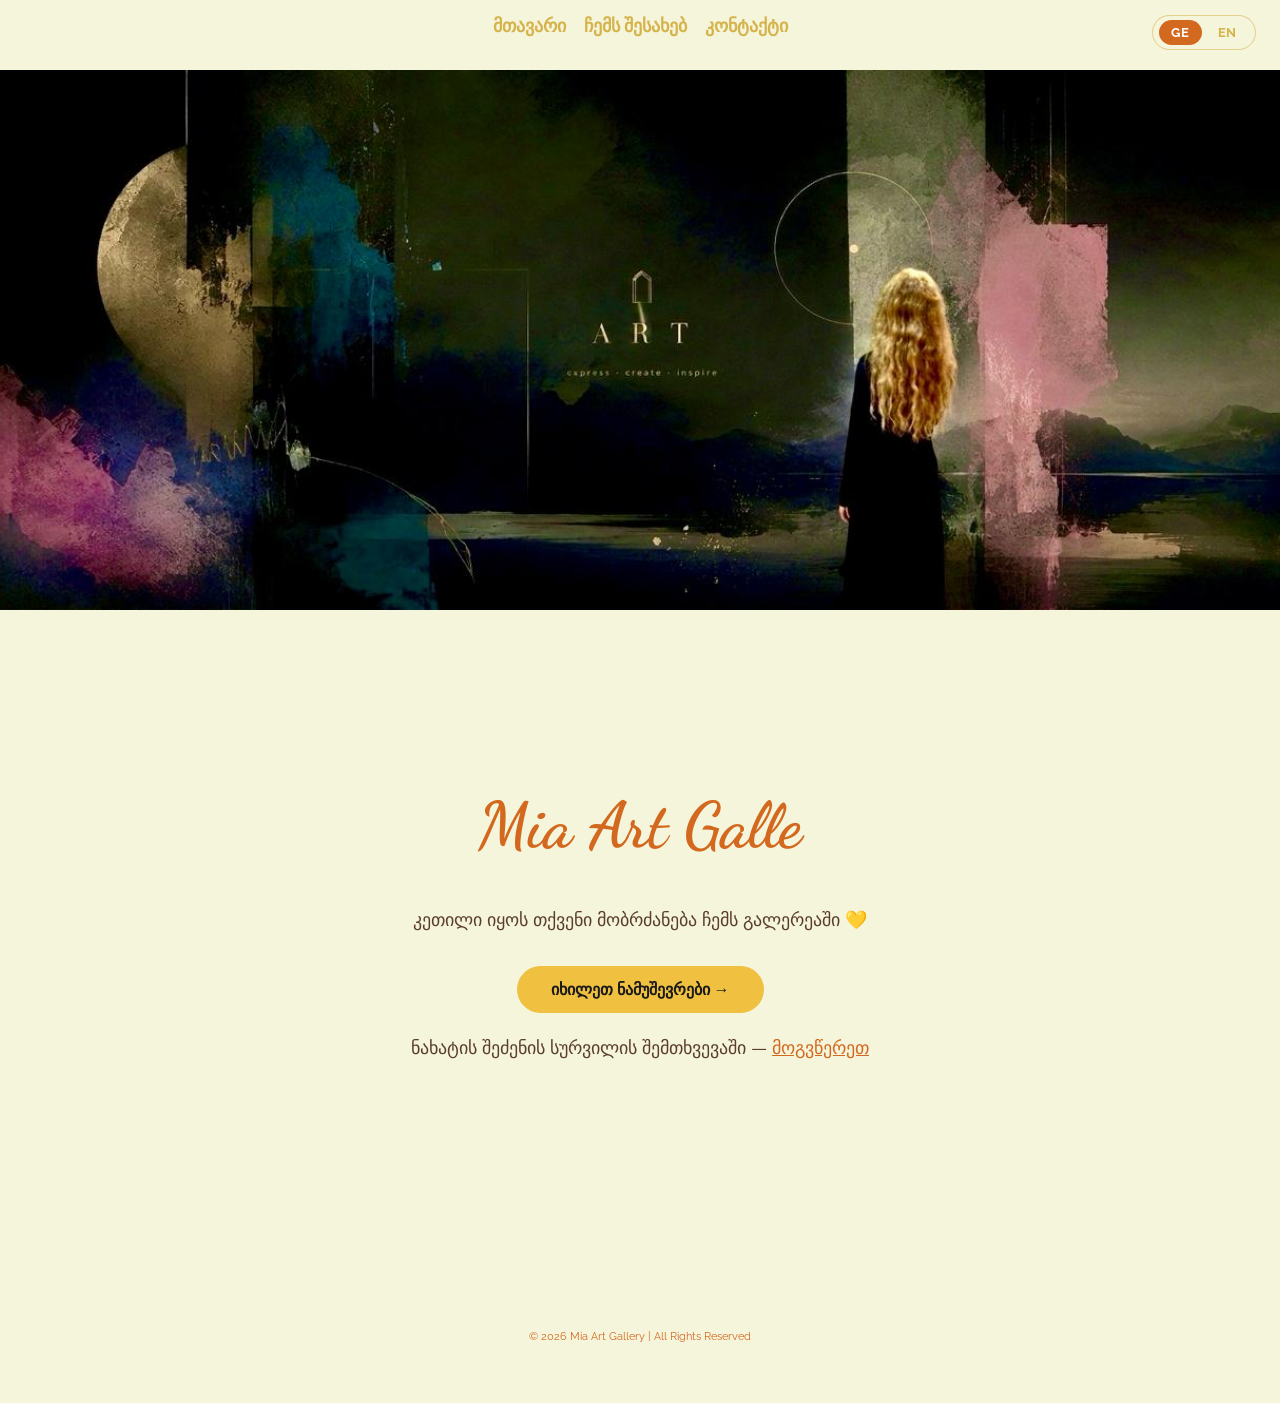
<file: index.html>
<!DOCTYPE html>
<html lang="ka">
<head>
<meta charset="UTF-8">
<meta name="viewport" content="width=device-width, initial-scale=1.0">
<title>Mia Art Gallery</title>

<link href="https://fonts.googleapis.com/css2?family=Playfair+Display:wght@400;700&family=Dancing+Script:wght@600&family=Raleway:wght@300;400&display=swap" rel="stylesheet">

<style>

body {
    margin: 0;
    background-color: #F5F5DC;
    font-family: 'Raleway', sans-serif;
}

/* ===== LANGUAGE TOGGLE ===== */

.lang-toggle {
    display: flex;
    gap: 4px;
    background: rgba(245,245,220,0.9);
    border: 1.5px solid #c7950a60;
    border-radius: 30px;
    padding: 4px 6px;
    backdrop-filter: blur(10px);
    position: fixed;
    top: 15px;
    right: 24px;
    z-index: 200;
}

.lang-btn {
    background: none;
    border: none;
    cursor: pointer;
    font-family: 'Raleway', sans-serif;
    font-size: 13px;
    font-weight: bold;
    color: #c7950ab0;
    padding: 5px 12px;
    border-radius: 20px;
    transition: 0.25s;
    letter-spacing: 0.05em;
}

.lang-btn.active {
    background-color: #D2691E;
    color: #fff;
}

.lang-btn:hover:not(.active) {
    color: #D2691E;
}

/* ===== NAVIGATION ===== */

nav {
    position: fixed;
    top: 0;
    width: 100%;
    z-index: 100;
    display: flex;
    justify-content: center;
    align-items: center;
    gap: 18px;
    padding: 15px 20px;
    background: rgba(245, 245, 220, 0.85);
    backdrop-filter: blur(10px);
    box-sizing: border-box;
}

.nav-links {
    display: flex;
    gap: 18px;
    justify-content: center;
    flex-wrap: wrap;
}

nav a {
    text-decoration: none;
    color: #c7950ab0;
    font-size: 18px;
    font-weight: bold;
    transition: 0.3s;
}

nav a:hover {
    color: #D2691E;
}

/* ===== BANNER ===== */

.banner {
    width: 100%;
    height: 60vh;
    margin-top: 70px;
}

.banner-img {
    width: 100%;
    height: 100%;
    object-fit: cover;
}

/* ===== HERO ===== */

.hero {
    min-height: 60vh;
    display: flex;
    flex-direction: column;
    justify-content: center;
    align-items: center;
    text-align: center;
    padding: 60px 20px;
}

.hero h1 {
    font-size: 64px;
    margin: 0 0 20px;
    color: #D2691E;
    font-family: 'Dancing Script', cursive;
    min-height: 80px;
}

.hero p {
    font-size: 18px;
    max-width: 650px;
    line-height: 1.7;
    color: #5a3e2b;
    margin-bottom: 30px;
}

.btn {
    background-color: #f0c040;
    color: #1a1a1a;
    padding: 14px 34px;
    border-radius: 30px;
    font-weight: bold;
    text-decoration: none;
    transition: 0.3s;
}

.btn:hover {
    background-color: #D2691E;
    transform: scale(1.05);
    color: white;
}

.contact-hint {
    margin-top: 20px;
    font-size: 14px;
    text-align: center;
}

.contact-hint a {
    color: #D2691E;
}

/* ===== FOOTER ===== */

footer {
    text-align: center;
    padding: 60px 20px;
    color: #D2691E;
    font-size: 11px;
}

footer p {
    margin: 0;
    font-size: 11px;
}

.hero p,
.hero .btn,
.hero .contact-hint {
    transition: opacity 0.3s ease;
}

.fading {
    opacity: 0;
}

/* ===== MOBILE ===== */

@media (max-width: 768px) {

    nav {
        flex-direction: column;
        align-items: center;
        gap: 10px;
        padding: 15px 20px;
    }

    nav .lang-toggle {
        position: static;
        margin-top: 4px;
    }

    .banner {
        height: 35vh;
        margin-top: 130px;
    }

    .hero {
        padding: 40px 16px;
    }

    .hero h1 {
        font-size: 38px;
        min-height: 52px;
    }

    .hero p {
        font-size: 15px;
    }

    .btn {
        padding: 12px 24px;
        font-size: 14px;
    }

    footer {
        padding: 30px 20px;
        font-size: 11px;
    }

    nav a {
        font-size: 15px;
    }


}

</style>
</head>

<body>

<nav>
    <div class="nav-links">
        <a href="index.html" data-ka="მთავარი" data-en="Home">მთავარი</a>
        <a href="about.html" data-ka="ჩემს შესახებ" data-en="About">ჩემს შესახებ</a>
        <a href="contact.html" data-ka="კონტაქტი" data-en="Contact">კონტაქტი</a>
    </div>

    <div class="lang-toggle">
        <button class="lang-btn active" onclick="setLang('ka')">GE</button>
        <button class="lang-btn" onclick="setLang('en')">EN</button>
    </div>
</nav>

<div class="banner">
    <img src="cover.jpg" class="banner-img" alt="Mia Art Gallery">
</div>

<div class="hero">

    <h1 id="typed-title"></h1>

    <p data-ka="კეთილი იყოს თქვენი მობრძანება ჩემს გალერეაში 💛"
       data-en="Welcome to my art gallery 💛">
        კეთილი იყოს თქვენი მობრძანება ჩემს გალერეაში 💛
    </p>

    <a href="miawork.html"
       class="btn"
       data-ka="იხილეთ ნამუშევრები →"
       data-en="View Artworks →">
        იხილეთ ნამუშევრები →
    </a>

    <p class="contact-hint"
       data-ka='ნახატის შეძენის სურვილის შემთხვევაში — <a href="contactt.html">მოგვწერეთ</a>'
       data-en='Interested in purchasing a painting? — <a href="contactt.html"><span style="white-space:nowrap">Contact us</span></a>'>ნახატის შეძენის სურვილის შემთხვევაში — <a href="contactt.html"><span style="white-space:nowrap">მოგვწერეთ</span></a></p>

</div>

<footer>
    <p> © 2026 Mia Art Gallery | All Rights Reserved </p>
</footer>

<script>

const titleText = "Mia Art Gallery";
const h1 = document.getElementById('typed-title');

function typeWriter(text, el, speed) {
    el.textContent = '';
    let i = 0;
    function type() {
        if (i < text.length) {
            el.textContent += text[i++];
            setTimeout(type, speed);
        }
    }
    type();
}

typeWriter(titleText, h1, 100);

let currentLang = 'ka';

function updateLinks(lang) {
    document.querySelectorAll('nav a, a.btn, a.order-btn').forEach(a => {
        const url = new URL(a.href, location.href);
        url.searchParams.set('lang', lang);
        a.href = url.toString();
    });
    document.querySelectorAll('.contact-hint a').forEach(a => {
        const url = new URL(a.href, location.href);
        url.searchParams.set('lang', lang);
        a.href = url.toString();
    });
}

const urlLang = new URLSearchParams(window.location.search).get('lang');

if (urlLang === 'en') {
    currentLang = 'en';
    document.querySelectorAll('.lang-btn').forEach(btn => {
        btn.classList.toggle('active', btn.getAttribute('onclick').includes("'en'"));
    });
    document.querySelectorAll('[data-en]').forEach(el => {
        if (el.classList.contains('contact-hint')) {
            el.innerHTML = el.getAttribute('data-en');
        } else {
            el.textContent = el.getAttribute('data-en');
        }
    });
    updateLinks('en');
}

function setLang(lang) {
    if (lang === currentLang) return;
    currentLang = lang;
    document.documentElement.lang = lang;

    document.querySelectorAll('.lang-btn').forEach(btn => {
        btn.classList.toggle('active',
            btn.getAttribute('onclick').includes("'" + lang + "'"));
    });

    document.querySelectorAll('[data-ka]').forEach(el => {
        const content = el.getAttribute('data-' + lang);
        if (content) {
            if (el.classList.contains('contact-hint')) {
                el.innerHTML = content;
            } else {
                el.textContent = content;
            }
        }
    });

    updateLinks(lang);
    typeWriter(titleText, h1, 80);
}

</script>

</body>
</html>
</file>
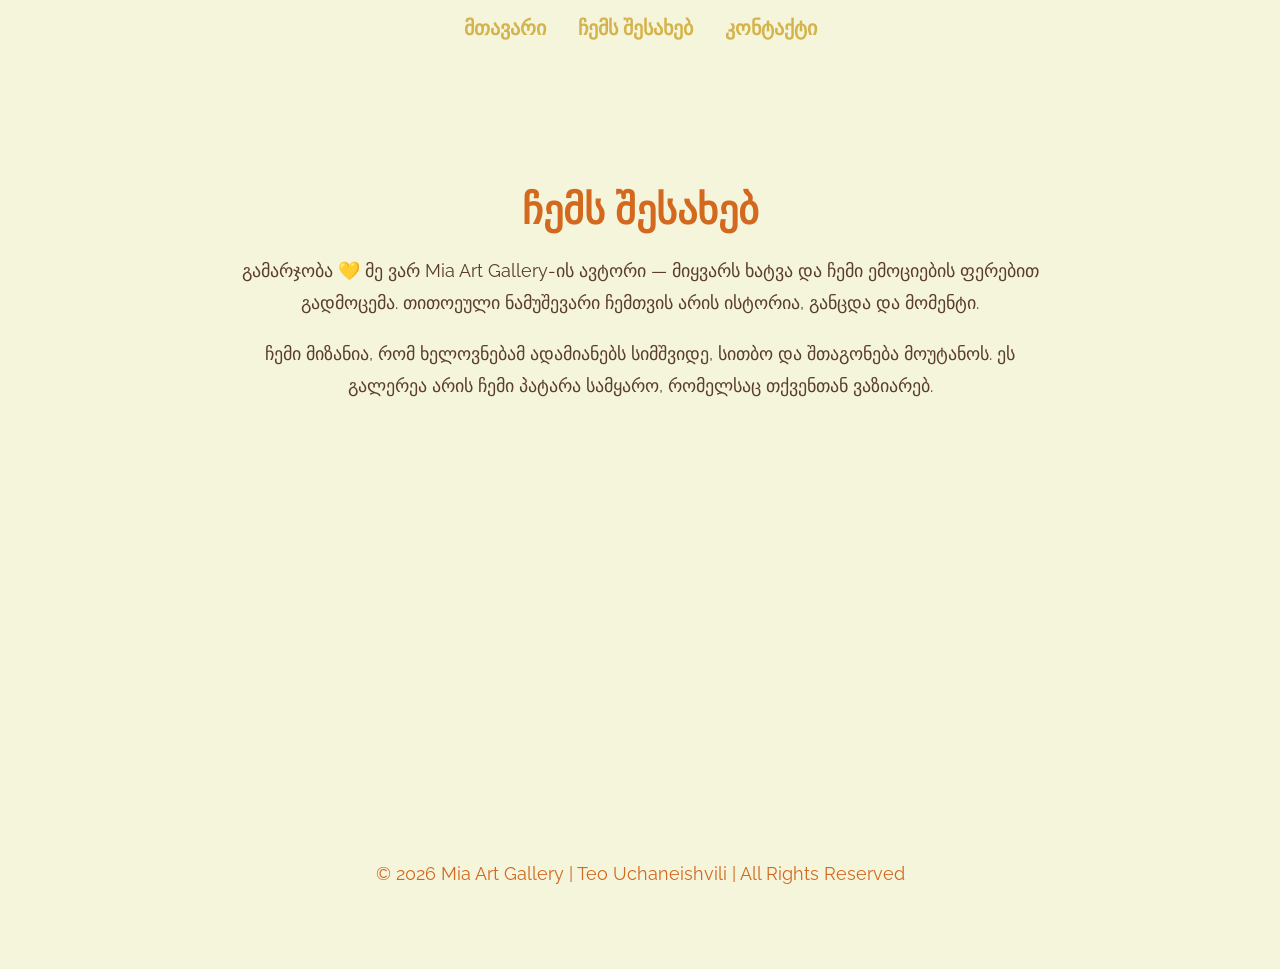
<file: about me.html>
<!DOCTYPE html>
<html>
<head> 
    <title>About Me | Mia Art Gallery</title> 
    <link href="https://fonts.googleapis.com/css2?family=Playfair+Display:wght@400;700&family=Dancing+Script:wght@600&family=Raleway:wght@300;400&display=swap" rel="stylesheet">
    <meta charset="UTF-8">

    <style>
        body {
            background-color: #F5F5DC;
            margin: 0;
            font-family: 'Raleway', sans-serif;
        }

        nav {
            position: fixed;
            top: 0;
            width: 100%;
            display: flex;
            flex-direction: column;
            align-items: center;
            gap: 10px;
            padding: 16px;
            background-color: transparent;
            box-sizing: border-box;
            backdrop-filter: blur(1px);
            z-index: 100;
        }

        nav a {
            color: #c7950ab0;
            text-decoration: none;
            margin: 0 16px;
            font-size: 20px;
            font-weight: bold;
        }

        nav a:hover {
            color: #D2691E;
        }

        .logo {
            font-family: 'Dancing Script', cursive;
            font-size: 28px;
            color: #c7950ab0;
        }

        .nav-links {
            display: flex;
        }

        .container {
            max-width: 800px;
            margin: 140px auto 60px;
            padding: 20px;
            text-align: center;
            color: #5a3e2b;
        }

        h1 {
            font-family: 'Dancing Script', cursive;
            font-size: 40px;
            color: #D2691E;
            margin-bottom: 20px;
        }

        p {
            font-size: 18px;
            line-height: 1.8;
        }

        footer {
            padding: 60px 20px;
            color: #D2691E;
            text-align: center; 
            margin-top: 300px;
        }

        @media (max-width: 768px) {
            h1 {
                font-size: 40px;
            }

            p {
                font-size: 15px;
            }

            nav a {
                font-size: 14px;
                margin: 0 8px;
            } 
        
        } 

footer {
    padding: 100px 20px 60px;
    color: #D2691E;
    text-align: center;
}
    </style> 
</head>

<body>

    <nav>
        <div class="nav-links">
            <a href="index.html">მთავარი</a>
            <a href="about me.html">ჩემს შესახებ</a>
            <a href="contact.html">კონტაქტი</a>
        </div>
    </nav>

    <div class="container">
        <h1>ჩემს შესახებ</h1>

        <p>
            გამარჯობა 💛  
            მე ვარ Mia Art Gallery-ის ავტორი — მიყვარს ხატვა და ჩემი ემოციების ფერებით გადმოცემა.  
            თითოეული ნამუშევარი ჩემთვის არის ისტორია, განცდა და მომენტი.
        </p>

        <p>
            ჩემი მიზანია, რომ ხელოვნებამ ადამიანებს სიმშვიდე, სითბო და შთაგონება მოუტანოს.  
            ეს გალერეა არის ჩემი პატარა სამყარო, რომელსაც თქვენთან ვაზიარებ.
        </p>
    </div> 



    <footer>
        <p>© 2026 Mia Art Gallery | Teo Uchaneishvili | All Rights Reserved</p>
    </footer>

</body>
</html>
</file>
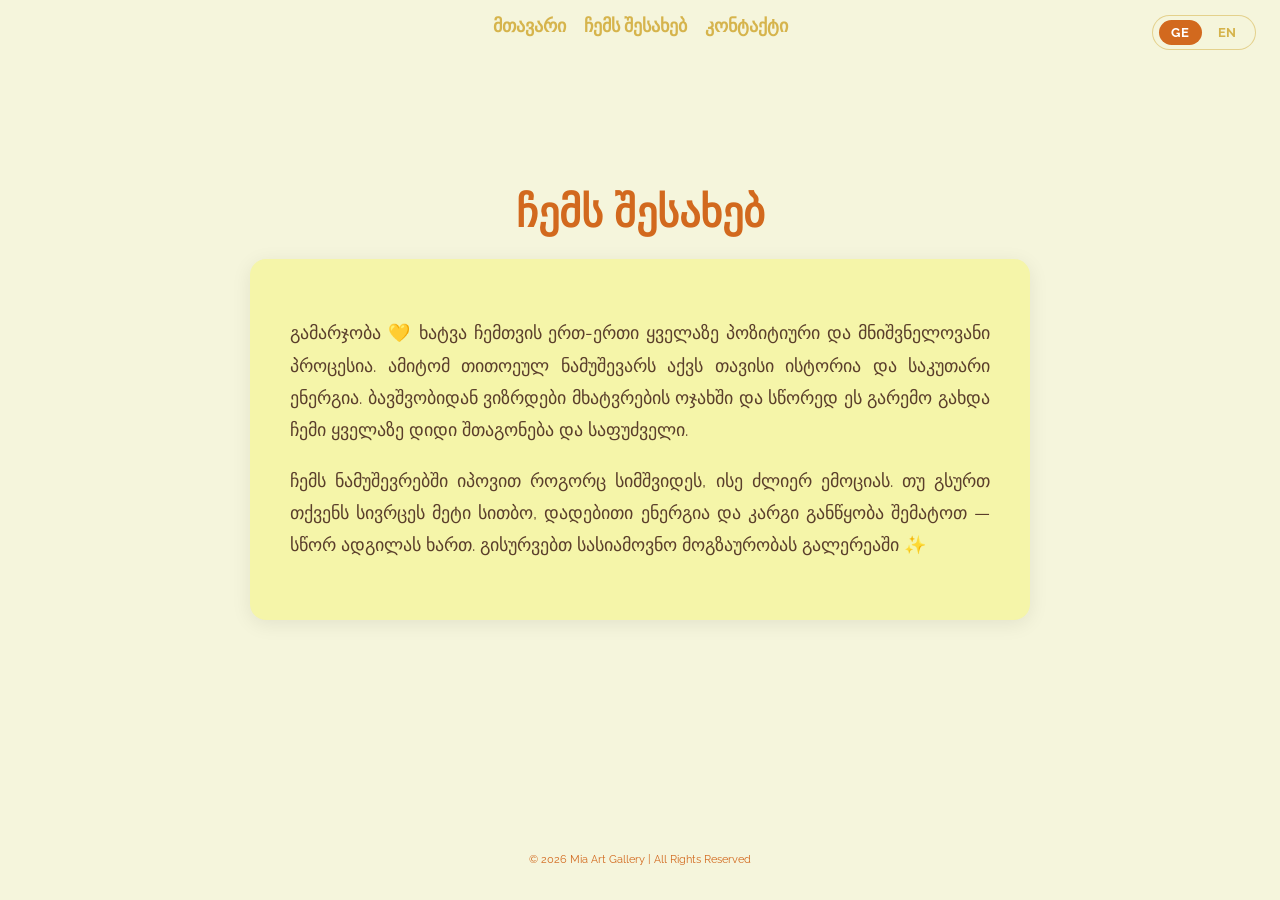
<file: about.html>
<!DOCTYPE html>
<html lang="ka">

<head>
    <title>About | Mia Art Gallery</title>

    <link href="https://fonts.googleapis.com/css2?family=Playfair+Display:wght@400;700&family=Dancing+Script:wght@600&family=Raleway:wght@300;400&display=swap" rel="stylesheet">

    <meta charset="UTF-8">
    <meta name="viewport" content="width=device-width, initial-scale=1.0">

    <style>

        body {
            background-color: #F5F5DC;
            margin: 0;
            font-family: 'Raleway', sans-serif;
            display: flex;
            flex-direction: column;
            min-height: 100vh;
        }

        /* ===== NAVIGATION ===== */

        nav {
            position: fixed;
            top: 0;
            width: 100%;
            z-index: 100;

            display: flex;
            justify-content: center;
            align-items: center;
            gap: 18px;

            padding: 15px 20px;

            background: rgba(245, 245, 220, 0.85);
            backdrop-filter: blur(10px);

            box-sizing: border-box;
        }

        .nav-links {
            display: flex;
            gap: 18px;
            justify-content: center;
            flex-wrap: wrap;
        }

        nav a {
            color: #c7950ab0;
            text-decoration: none;
            font-size: 18px;
            font-weight: bold;
            transition: 0.3s;
        }

        nav a:hover {
            color: #D2691E;
        }

        /* ===== LANGUAGE TOGGLE ===== */

        .lang-toggle {
            display: flex;
            gap: 4px;
            background: rgba(245,245,220,0.9);
            border: 1.5px solid #c7950a60;
            border-radius: 30px;
            padding: 4px 6px;

            position: fixed;
            top: 15px;
            right: 24px;
            z-index: 300;
        }

        .lang-btn {
            background: none;
            border: none;
            cursor: pointer;
            font-family: 'Raleway', sans-serif;
            font-size: 13px;
            font-weight: bold;
            color: #c7950ab0;
            padding: 5px 12px;
            border-radius: 20px;
            transition: 0.25s;
            letter-spacing: 0.05em;
        }

        .lang-btn.active {
            background-color: #D2691E;
            color: #fff;
        }

        .lang-btn:hover:not(.active) {
            color: #D2691E;
        }

        /* ===== CONTENT ===== */

        .container {
            flex: 1;
            max-width: 800px;
            margin: 140px auto 60px;
            padding: 20px;
            text-align: center;
            color: #5a3e2b;
        }

        h1 {
            font-family: 'Dancing Script', cursive;
            font-size: 42px;
            color: #D2691E;
            margin-bottom: 20px;
        }

        p {
            font-size: 18px;
            line-height: 1.8;
        }

        /* ===== ABOUT CARD ===== */

        .about-card {
            background-color: #f5f5a9;
            border-radius: 16px;
            padding: 40px;
            max-width: 700px;
            margin: 0 auto;
            box-shadow: 0 4px 20px rgba(0,0,0,0.08);
            transition: 0.3s;
        }

        .about-card:hover {
            transform: translateY(-6px);
            box-shadow: 0 12px 32px rgba(210,105,30,0.2);
        }

        .about-card p {
            text-align: justify;
        }

        /* ===== FOOTER ===== */

        footer {
            padding: 30px 20px;
            color: #D2691E;
            text-align: center;
            font-size: 11px;
        }

        footer p {
            margin: 0;
            font-size: 11px;
        }

        /* ===== MOBILE ===== */

        @media (max-width: 768px) {

            nav {
                flex-direction: column;
                align-items: center;
                gap: 10px;
                padding: 15px 20px;
            }

            .lang-toggle {
                position: static;
            }

            .container {
                margin-top: 160px;
                padding: 16px;
            }

            h1 {
                font-size: 32px;
            }

            p {
                font-size: 15px;
            }

            nav a {
                font-size: 14px;
            }

            .about-card {
                padding: 24px;
            }
        }

    </style>
</head>

<body>

    <!-- NAVIGATION -->
    <nav>

        <div class="nav-links">
            <a href="index.html"
               data-ka="მთავარი"
               data-en="Home">მთავარი</a>

            <a href="about.html"
               data-ka="ჩემს შესახებ"
               data-en="About">ჩემს შესახებ</a>

            <a href="contact.html"
               data-ka="კონტაქტი"
               data-en="Contact">კონტაქტი</a>
        </div>

        <div class="lang-toggle">
            <button class="lang-btn" onclick="setLang('ka')">GE</button>
            <button class="lang-btn" onclick="setLang('en')">EN</button>
        </div>

    </nav>

    <!-- CONTENT -->
    <div class="container">

        <h1 data-ka="ჩემს შესახებ" data-en="About Me">
            ჩემს შესახებ
        </h1>

        <div class="about-card">

            <p data-ka="გამარჯობა 💛 ხატვა ჩემთვის ერთ-ერთი ყველაზე პოზიტიური და მნიშვნელოვანი პროცესია. ამიტომ თითოეულ ნამუშევარს აქვს თავისი ისტორია და საკუთარი ენერგია. ბავშვობიდან ვიზრდები მხატვრების ოჯახში და სწორედ ეს გარემო გახდა ჩემი ყველაზე დიდი შთაგონება და საფუძველი."
               data-en="Hello 💛 Painting is one of the most positive and meaningful processes in my life. That's why every artwork carries its own story and energy. I grew up in a family of artists, and this environment became my greatest inspiration and foundation.">
               გამარჯობა 💛 ხატვა ჩემთვის ერთ-ერთი ყველაზე პოზიტიური და მნიშვნელოვანი პროცესია. ამიტომ თითოეულ ნამუშევარს აქვს თავისი ისტორია და საკუთარი ენერგია. ბავშვობიდან ვიზრდები მხატვრების ოჯახში და სწორედ ეს გარემო გახდა ჩემი ყველაზე დიდი შთაგონება და საფუძველი.
            </p>

            <p data-ka="ჩემს ნამუშევრებში იპოვით როგორც სიმშვიდეს, ისე ძლიერ ემოციას. თუ გსურთ თქვენს სივრცეს მეტი სითბო, დადებითი ენერგია და კარგი განწყობა შემატოთ — სწორ ადგილას ხართ. გისურვებთ სასიამოვნო მოგზაურობას გალერეაში ✨"
               data-en="In my works you will find both tranquility and strong emotion. If you want to bring more warmth, positive energy, and good vibes to your space — you've come to the right place. Enjoy your journey through the gallery ✨">
               ჩემს ნამუშევრებში იპოვით როგორც სიმშვიდეს, ისე ძლიერ ემოციას. თუ გსურთ თქვენს სივრცეს მეტი სითბო, დადებითი ენერგია და კარგი განწყობა შემატოთ — სწორ ადგილას ხართ. გისურვებთ სასიამოვნო მოგზაურობას გალერეაში ✨
            </p>

        </div>

    </div>

    <!-- FOOTER -->
    <footer>
       <p> © 2026 Mia Art Gallery | All Rights Reserved </p>
    </footer>

    <script>

        const urlLang = new URLSearchParams(window.location.search).get('lang');
        let currentLang = urlLang || localStorage.getItem('lang') || 'ka';

        function updateLinks(lang) {
            document.querySelectorAll('a').forEach(a => {
                try {
                    const url = new URL(a.href, location.href);
                    url.searchParams.set('lang', lang);
                    a.href = url.toString();
                } catch(e) {}
            });
        }

        function setLang(lang) {
            currentLang = lang;
            localStorage.setItem('lang', lang);
            document.documentElement.lang = lang;

            const url = new URL(window.location.href);
            url.searchParams.set('lang', lang);
            window.history.replaceState({}, '', url);

            document.querySelectorAll('.lang-btn').forEach(btn => {
                btn.classList.toggle('active',
                    btn.getAttribute('onclick').includes("'" + lang + "'"));
            });

            document.querySelectorAll('[data-ka]').forEach(el => {
                const content = el.getAttribute('data-' + lang);
                if (content) el.textContent = content;
            });

            updateLinks(lang);
        }

        setLang(currentLang);

    </script>

</body>
</html>
</file>
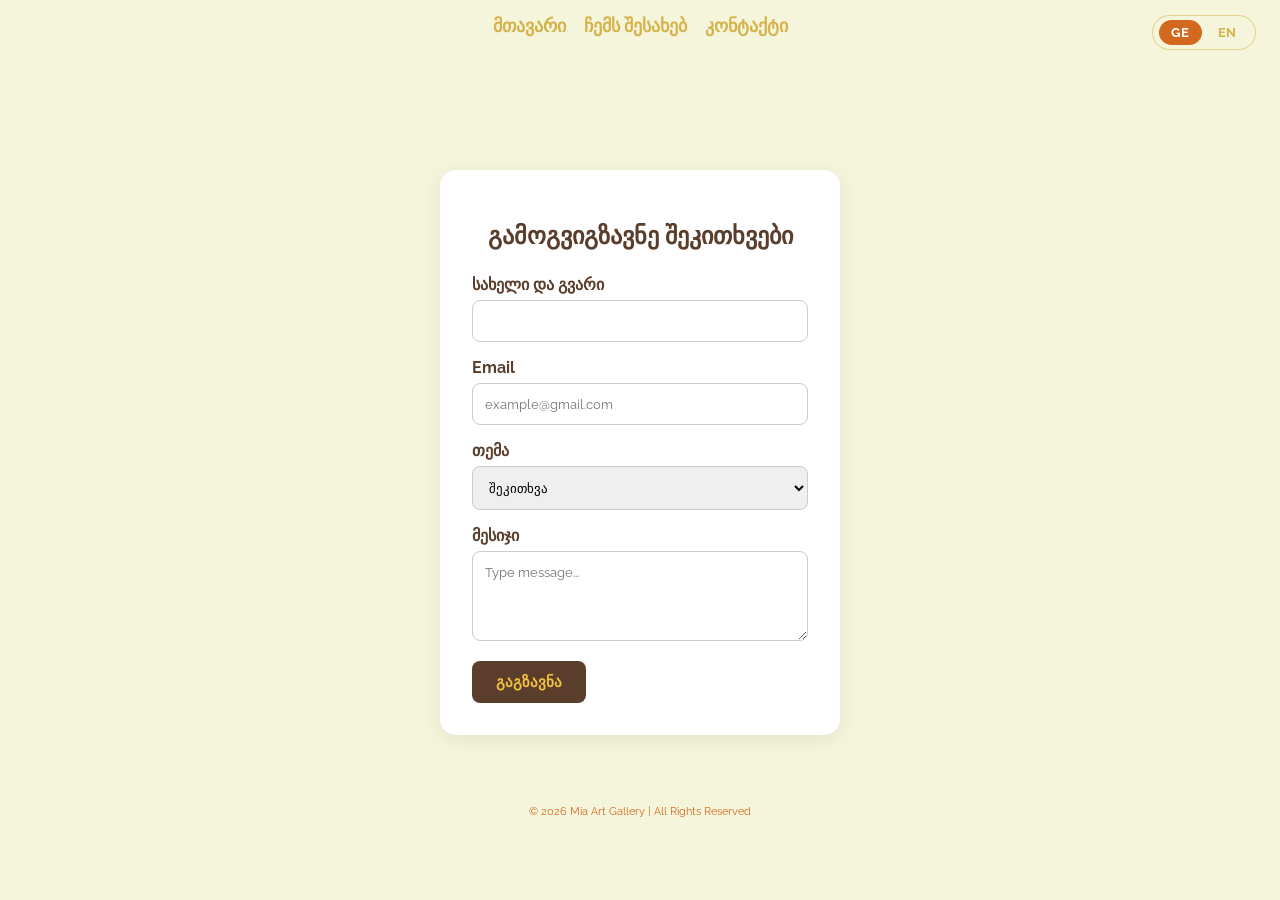
<file: contact.html>
<!DOCTYPE html>
<html lang="ka">

<head>

    <title>Contact | Mia Art Gallery</title>

    <link href="https://fonts.googleapis.com/css2?family=Dancing+Script:wght@600&family=Raleway:wght@300;400&display=swap" rel="stylesheet">

    <meta charset="UTF-8">
    <meta name="viewport" content="width=device-width, initial-scale=1.0">

    <style>

        html, body {
            margin: 0;
            min-height: 100%;
        }

        body {
            font-family: 'Raleway', sans-serif;
            background-color: #F5F5DC;

            display: flex;
            flex-direction: column;
        }

        /* ===== LANGUAGE TOGGLE ===== */

        .lang-toggle {
            display: flex;
            gap: 4px;

            background: rgba(245,245,220,0.9);

            border: 1.5px solid #c7950a60;
            border-radius: 30px;

            padding: 4px 6px;

            backdrop-filter: blur(10px);

            position: fixed;
            top: 15px;
            right: 24px;

            z-index: 200;
        }

        .lang-btn {
            background: none;
            border: none;

            cursor: pointer;

            font-family: 'Raleway', sans-serif;
            font-size: 13px;
            font-weight: bold;

            color: #c7950ab0;

            padding: 5px 12px;

            border-radius: 20px;

            transition: 0.25s;

            letter-spacing: 0.05em;
        }

        .lang-btn.active {
            background-color: #D2691E;
            color: #fff;
        }

        .lang-btn:hover:not(.active) {
            color: #D2691E;
        }

        /* ===== NAVIGATION ===== */

        nav {
            position: fixed;
            top: 0;
            width: 100%;

            z-index: 100;

            display: flex;
            justify-content: center;
            align-items: center;
            gap: 18px;

            padding: 15px 20px;

            background: rgba(245, 245, 220, 0.85);

            backdrop-filter: blur(10px);

            box-sizing: border-box;
        }

        .nav-links {
            display: flex;
            gap: 18px;
            justify-content: center;
            flex-wrap: wrap;
        }

        nav a {
            color: #c7950ab0;

            text-decoration: none;

            font-size: 18px;
            font-weight: bold;

            transition: 0.3s;
        }

        nav a:hover {
            color: #D2691E;
        }

        /* ===== MAIN ===== */

        main {
            flex: 1;
        }

        /* ===== FORM ===== */

        form {
            background-color: white;

            width: 400px;
            max-width: 90%;

            margin: 170px auto 40px;

            padding: 32px;

            border-radius: 16px;

            box-shadow: 0 4px 20px rgba(0,0,0,0.08);

            box-sizing: border-box;
        }

        h2 {
            color: #5a3e2b;

            font-family: 'Dancing Script', cursive;

            font-size: 24px;

            margin-bottom: 24px;

            text-align: center;
        }

        label {
            display: block;

            margin-bottom: 6px;

            font-weight: bold;

            color: #5a3e2b;
        }

        input,
        select,
        textarea {

            width: 100%;

            padding: 12px;

            margin-bottom: 16px;

            border: 1px solid #ccc;

            border-radius: 8px;

            font-family: 'Raleway', sans-serif;

            box-sizing: border-box;
        }

        textarea {
            resize: vertical;
        }

        button {
            background-color: #5a3e2b;

            color: #f0c040;

            padding: 12px 24px;

            border: none;

            border-radius: 8px;

            cursor: pointer;

            font-weight: bold;

            font-family: 'Raleway', sans-serif;

            font-size: 15px;

            transition: 0.3s;
        }

        button:hover {
            background-color: #D2691E;
            transform: scale(1.05);
            color: white;
        }

        /* ===== FOOTER ===== */

        footer {
            padding: 30px 20px;

            color: #D2691E;

            text-align: center;

            font-size: 11px;
        }

        footer p {
            margin: 0;
        }

        /* ===== MOBILE ===== */

        @media (max-width: 768px) {

            nav {
                flex-direction: column;
                align-items: center;
                gap: 10px;
                padding: 15px 20px;
            }

            nav .lang-toggle {
                position: static;
                margin-top: 4px;
            }

            nav a {
                font-size: 14px;
            }

            form {
                margin-top: 180px;
                padding: 24px;
            }

            h2 {
                font-size: 16px;
            }
        }

    </style>

</head>

<body>

    <!-- NAVIGATION -->

    <nav>

        <div class="nav-links">

            <a href="index.html"
               data-ka="მთავარი"
               data-en="Home">

               მთავარი

            </a>

            <a href="about.html"
               data-ka="ჩემს შესახებ"
               data-en="About">

               ჩემს შესახებ

            </a>

            <a href="contact.html"
               data-ka="კონტაქტი"
               data-en="Contact">

               კონტაქტი

            </a>

        </div>

        <div class="lang-toggle">

            <button class="lang-btn active"
                    onclick="setLang('ka')">

                    GE

            </button>

            <button class="lang-btn"
                    onclick="setLang('en')">

                    EN

            </button>

        </div>

    </nav>

    <!-- MAIN -->

    <main>

        <form action="https://formspree.io/f/mojrzppg"
              method="POST">

            <h2 data-ka="გამოგვიგზავნე შეკითხვები"
                data-en="Send Us a Message">

                გამოგვიგზავნე შეკითხვები

            </h2>

            <label data-ka="სახელი და გვარი"
                   data-en="Full Name">

                   სახელი და გვარი

            </label>

            <input type="text"
                   name="name">

            <label>Email</label>

            <input type="email"
                   name="email"
                   placeholder="example@gmail.com">

            <label data-ka="თემა"
                   data-en="Subject">

                   თემა

            </label>

            <select name="subject">

                <option data-ka="შეკითხვა"
                        data-en="Inquiry">

                        შეკითხვა

                </option>

                <option data-ka="სხვა"
                        data-en="Other">

                        სხვა

                </option>

            </select>

            <label data-ka="მესიჯი"
                   data-en="Message">

                   მესიჯი

            </label>

            <textarea rows="4"
                      name="message"
                      placeholder="Type message..."></textarea>

            <button type="submit"
                    data-ka="გაგზავნა"
                    data-en="Send">

                    გაგზავნა

            </button>

        </form>

    </main>

    <!-- FOOTER -->

    <footer>
        <p> © 2026 Mia Art Gallery | All Rights Reserved </p>
    </footer>

    <script>

        let currentLang = 'ka';

        function updateLinks(lang) {

            document.querySelectorAll('nav a').forEach(a => {

                const url = new URL(a.href, location.href);

                url.searchParams.set('lang', lang);

                a.href = url.toString();

            });
        }

        const urlLang = new URLSearchParams(window.location.search).get('lang');

        if (urlLang === 'en') {

            currentLang = 'en';

            document.querySelectorAll('.lang-btn').forEach(btn => {

                btn.classList.toggle(
                    'active',
                    btn.getAttribute('onclick').includes("'en'")
                );

            });

            document.querySelectorAll('[data-en]').forEach(el => {

                if (el.tagName === 'OPTION') return;

                const content = el.getAttribute('data-en');

                if (content) {
                    el.textContent = content;
                }

            });

            document.querySelectorAll('option[data-en]').forEach(opt => {

                opt.textContent = opt.getAttribute('data-en');

            });

            updateLinks('en');
        }

        function setLang(lang) {

            if (lang === currentLang) return;

            currentLang = lang;

            document.documentElement.lang = lang;

            document.querySelectorAll('.lang-btn').forEach(btn => {

                btn.classList.toggle(
                    'active',
                    btn.getAttribute('onclick').includes("'" + lang + "'")
                );

            });

            document.querySelectorAll('[data-ka]').forEach(el => {

                if (el.tagName === 'OPTION') return;

                const content = el.getAttribute('data-' + lang);

                if (content) {
                    el.textContent = content;
                }

            });

            document.querySelectorAll('option[data-ka]').forEach(opt => {

                opt.textContent = opt.getAttribute('data-' + lang);

            });

            updateLinks(lang);
        }

    </script>

</body>
</html>
</file>
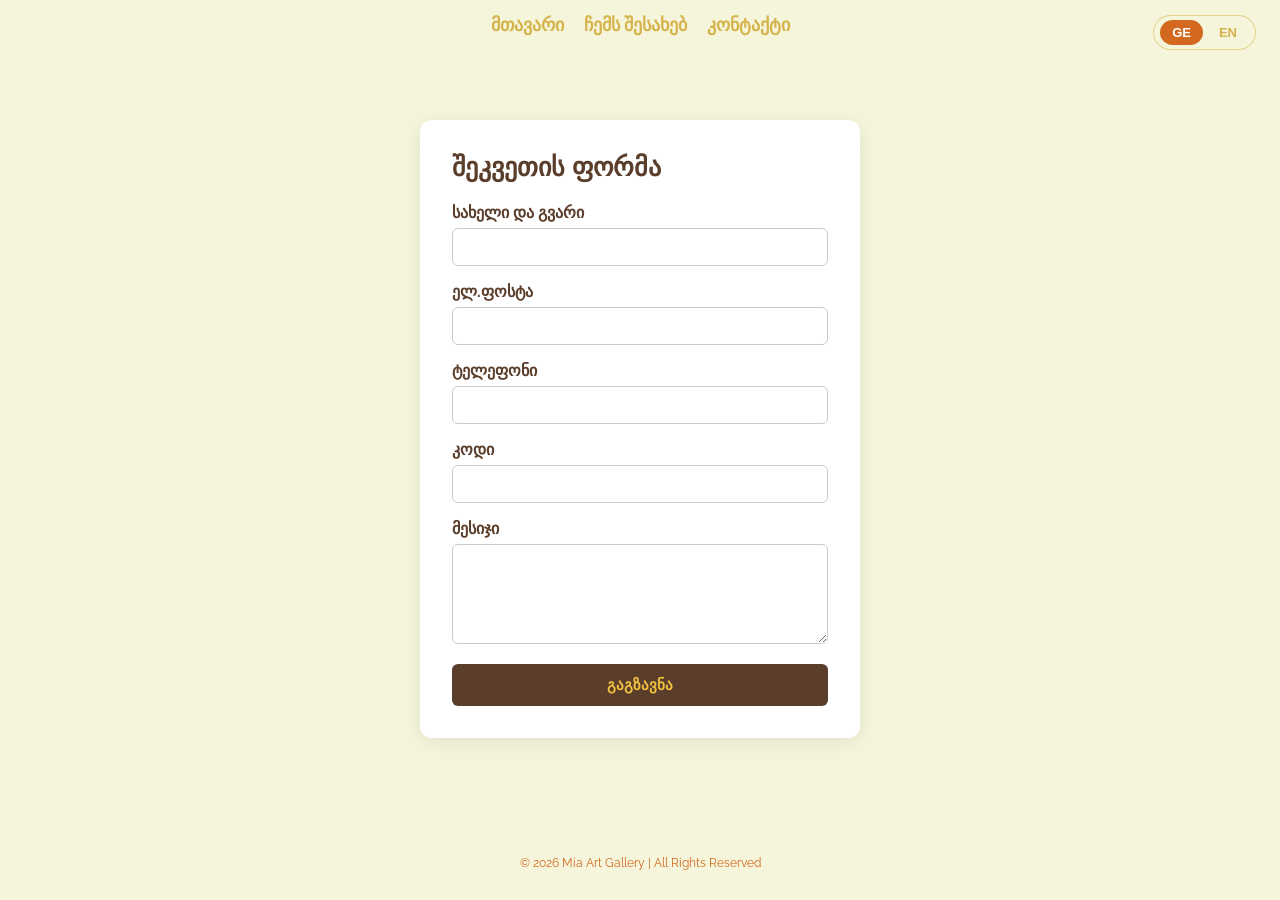
<file: contactt.html>
<!DOCTYPE html>
<html lang="ka">
<head>
<meta charset="UTF-8">
<meta name="viewport" content="width=device-width, initial-scale=1.0">
<title>Order | Mia Art Gallery</title>

<link href="https://fonts.googleapis.com/css2?family=Dancing+Script:wght@600&family=Raleway:wght@300;400&display=swap" rel="stylesheet">

<style>

html, body {
    height: 100%;
    margin: 0;
}

body {
    font-family: 'Raleway', sans-serif;
    background-color: #F5F5DC;
    display: flex;
    flex-direction: column;
}

/* ===== NAV ===== */
nav {
    position: fixed;
    top: 0;
    width: 100%;
    z-index: 100;
    box-sizing: border-box;

    display: flex;
    flex-direction: column;
    align-items: center;
    gap: 10px;

    padding: 14px 20px;
    background: rgba(245,245,220,0.9);
    backdrop-filter: blur(10px);
}

.nav-links {
    display: flex;
    gap: 20px;
    flex-wrap: wrap;
    justify-content: center;
    white-space: nowrap;
}

.nav-links a {
    color: #c7950ab0;
    text-decoration: none;
    font-size: 18px;
    font-weight: bold;
}

.nav-links a:hover {
    color: #D2691E;
}

/* ===== TOGGLE ===== */
.lang-toggle {
    display: flex;
    gap: 4px;

    background: rgba(245,245,220,0.95);
    border: 1.5px solid #c7950a60;
    border-radius: 30px;
    padding: 4px 6px;

    position: fixed;
    top: 15px;
    right: 24px;
    z-index: 300;
}

.lang-btn {
    background: none;
    border: none;
    cursor: pointer;

    font-size: 13px;
    font-weight: bold;
    color: #c7950ab0;

    padding: 5px 12px;
    border-radius: 20px;
    transition: 0.25s;
}

.lang-btn.active {
    background-color: #D2691E;
    color: #fff;
}

.lang-btn:hover:not(.active) {
    color: #D2691E;
}

/* ===== FORM ===== */
main {
    flex: 1;
    display: flex;
    justify-content: center;
    padding: 0 16px 40px;
    box-sizing: border-box;
}

form {
    background-color: white;
    padding: 32px;
    border-radius: 12px;

    width: 100%;
    max-width: 440px;           /* მობილზე სრული სიგანე, დესქტოპზე max 440px */
    box-sizing: border-box;

    margin-top: 120px;

    box-shadow: 0 4px 20px rgba(0,0,0,0.08);
    align-self: flex-start;
}

h2 {
    color: #5a3e2b;
    font-family: 'Dancing Script', cursive;
    font-size: 26px;
    margin-bottom: 20px;
    margin-top: 0;
}

label {
    display: block;
    margin-bottom: 6px;
    font-weight: bold;
    color: #5a3e2b;
}

input, textarea {
    width: 100%;
    padding: 10px;
    margin-bottom: 16px;
    border: 1px solid #ccc;
    border-radius: 6px;
    box-sizing: border-box;     /* ← ეს იყო მთავარი პრობლემა */
    font-family: 'Raleway', sans-serif;
    font-size: 14px;
}

textarea {
    min-height: 100px;
    resize: vertical;
}

input:focus, textarea:focus {
    outline: none;
    border-color: #c7950a;
}

button {
    background-color: #5a3e2b;
    color: #f0c040;
    padding: 12px 24px;
    border: none;
    border-radius: 6px;
    cursor: pointer;
    font-weight: bold;
    font-size: 15px;
    width: 100%;
    transition: 0.3s;
}

button:hover {
    background-color: #D2691E;
    color: white;
}

/* ===== FOOTER ===== */
footer {
    padding: 30px 20px;
    text-align: center;
    color: #D2691E;
    font-size: 12px;
}

footer br {
    display: none;
}

/* ===== MOBILE ===== */
@media (max-width: 768px) {

    nav {
        flex-direction: column;
        gap: 10px;
    }

    .lang-toggle {
        position: static;
    }

    .nav-links {
        gap: 12px;
    }

    .nav-links a {
        font-size: 15px;
    }

    form {
        margin-top: 160px;
        padding: 24px 18px;
    }

    footer br {
        display: inline;
    }
}

</style>
</head>

<body>

<!-- NAV -->
<nav>
    <div class="nav-links">
        <a href="index.html"
           data-ka="მთავარი"
           data-en="Home">მთავარი</a>
        <a href="about.html"
           data-ka="ჩემს შესახებ"
           data-en="About">ჩემს შესახებ</a>
        <a href="contact.html"
           data-ka="კონტაქტი"
           data-en="Contact">კონტაქტი</a>
    </div>

    <div class="lang-toggle">
        <button class="lang-btn" onclick="setLang('ka')">GE</button>
        <button class="lang-btn" onclick="setLang('en')">EN</button>
    </div>
</nav>

<!-- FORM -->
<main>
<form action="https://formspree.io/f/mojrzppg" method="POST">

    <h2 data-ka="შეკვეთის ფორმა" data-en="Order Form">შეკვეთის ფორმა</h2>

    <label data-ka="სახელი და გვარი" data-en="Full Name">სახელი და გვარი</label>
    <input type="text" name="name">

    <label data-ka="ელ.ფოსტა" data-en="Email">ელ.ფოსტა</label>
    <input type="email" name="email">

    <label data-ka="ტელეფონი" data-en="Phone Number">ტელეფონი</label>
    <input type="text" name="phone">

    <label data-ka="კოდი" data-en="Painting Code">კოდი</label>
    <input type="text" name="code" id="code-input">

    <label data-ka="მესიჯი" data-en="Message">მესიჯი</label>
    <textarea name="message"></textarea>

    <button type="submit" data-ka="გაგზავნა" data-en="Send">გაგზავნა</button>

</form>
</main>

<!-- FOOTER -->
<footer>
    © 2026 Mia Art Gallery | All Rights Reserved
</footer>

<script>

// URL-დან კოდის ავტომატური შევსება
const urlParams = new URLSearchParams(window.location.search);
const code = urlParams.get('code');
if(code){
    document.getElementById('code-input').value = code;
}

// ენის სისტემა
const urlLang = urlParams.get('lang');
let currentLang = urlLang || localStorage.getItem('lang') || 'ka';

function setLang(lang){
    currentLang = lang;
    localStorage.setItem('lang', lang);
    document.documentElement.lang = lang;

    const url = new URL(window.location.href);
    url.searchParams.set('lang', lang);
    window.history.replaceState({}, '', url);

    document.querySelectorAll('.lang-btn').forEach(btn=>{
        btn.classList.toggle('active',
            btn.getAttribute('onclick').includes("'" + lang + "'")
        );
    });

    document.querySelectorAll('[data-ka]').forEach(el=>{
        const text = el.getAttribute('data-' + lang);
        if(text) el.textContent = text;
    });
}

setLang(currentLang);

</script>

</body>
</html>
</file>
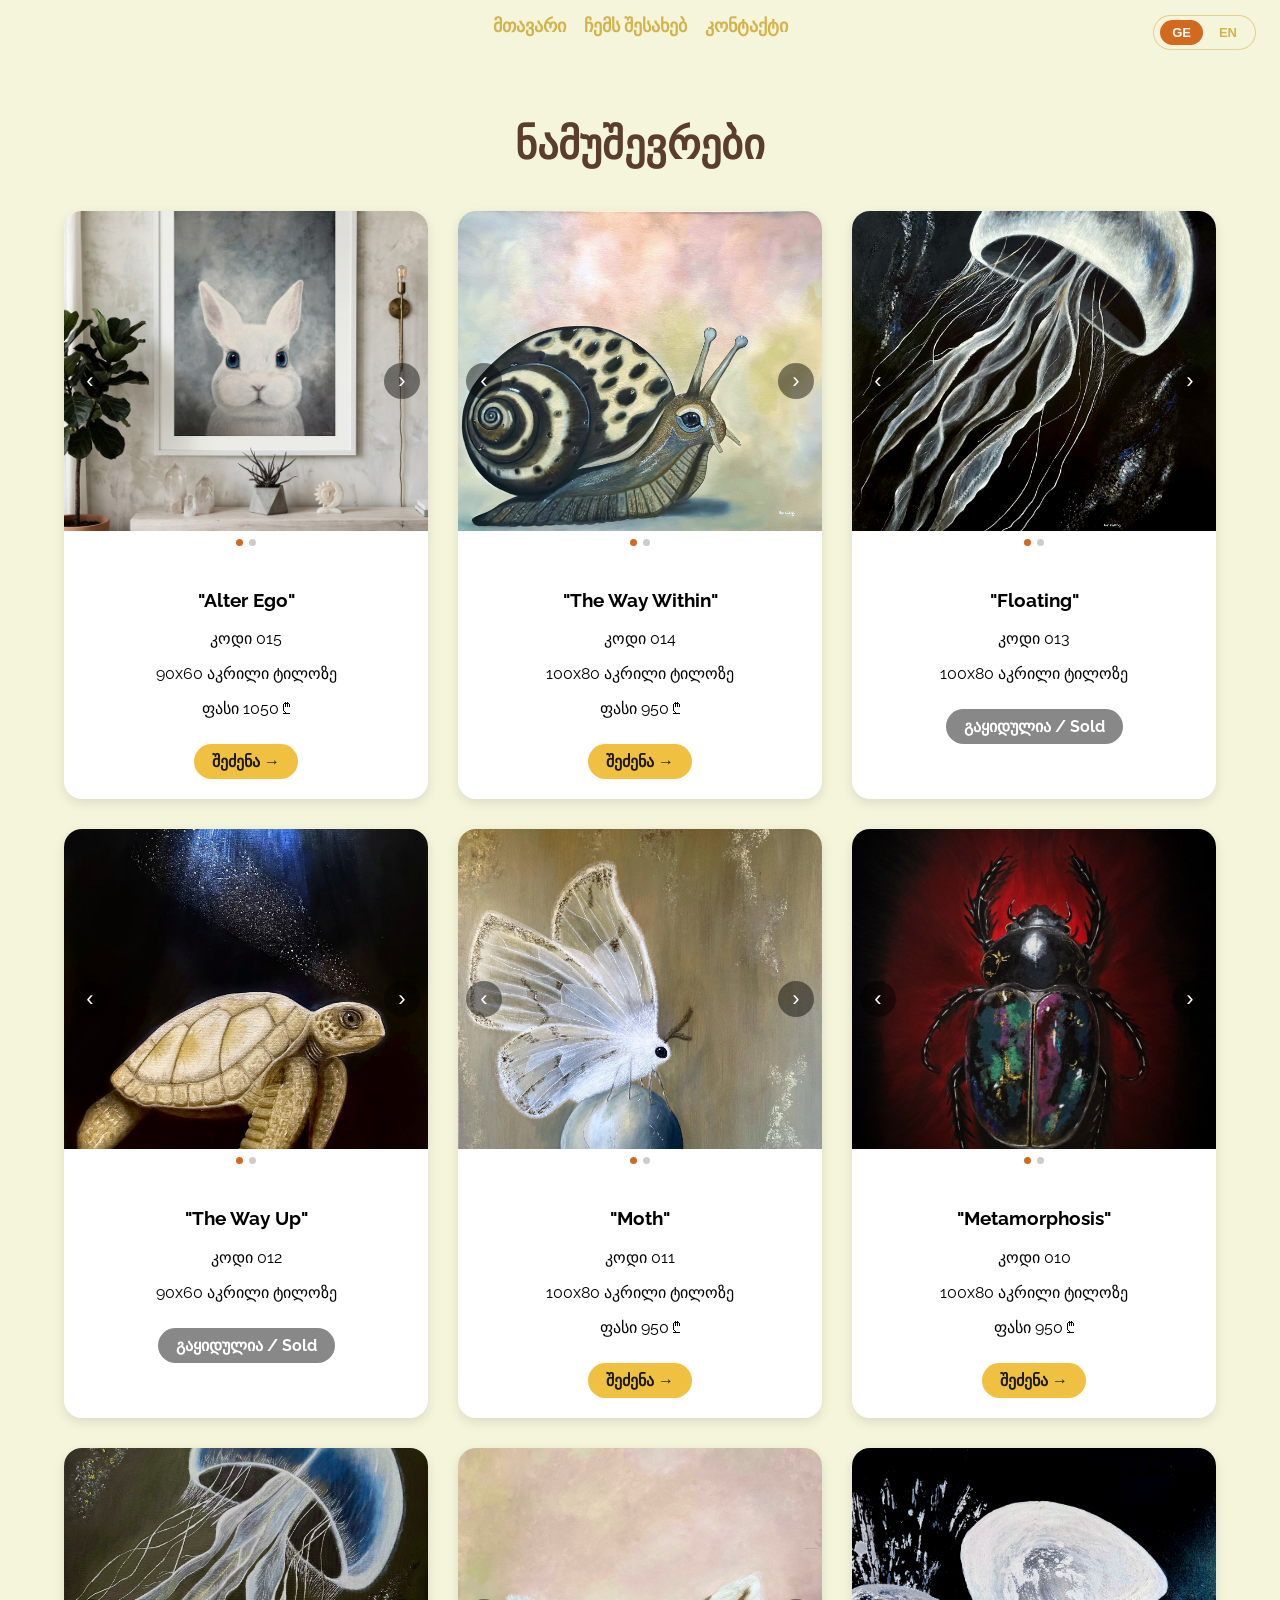
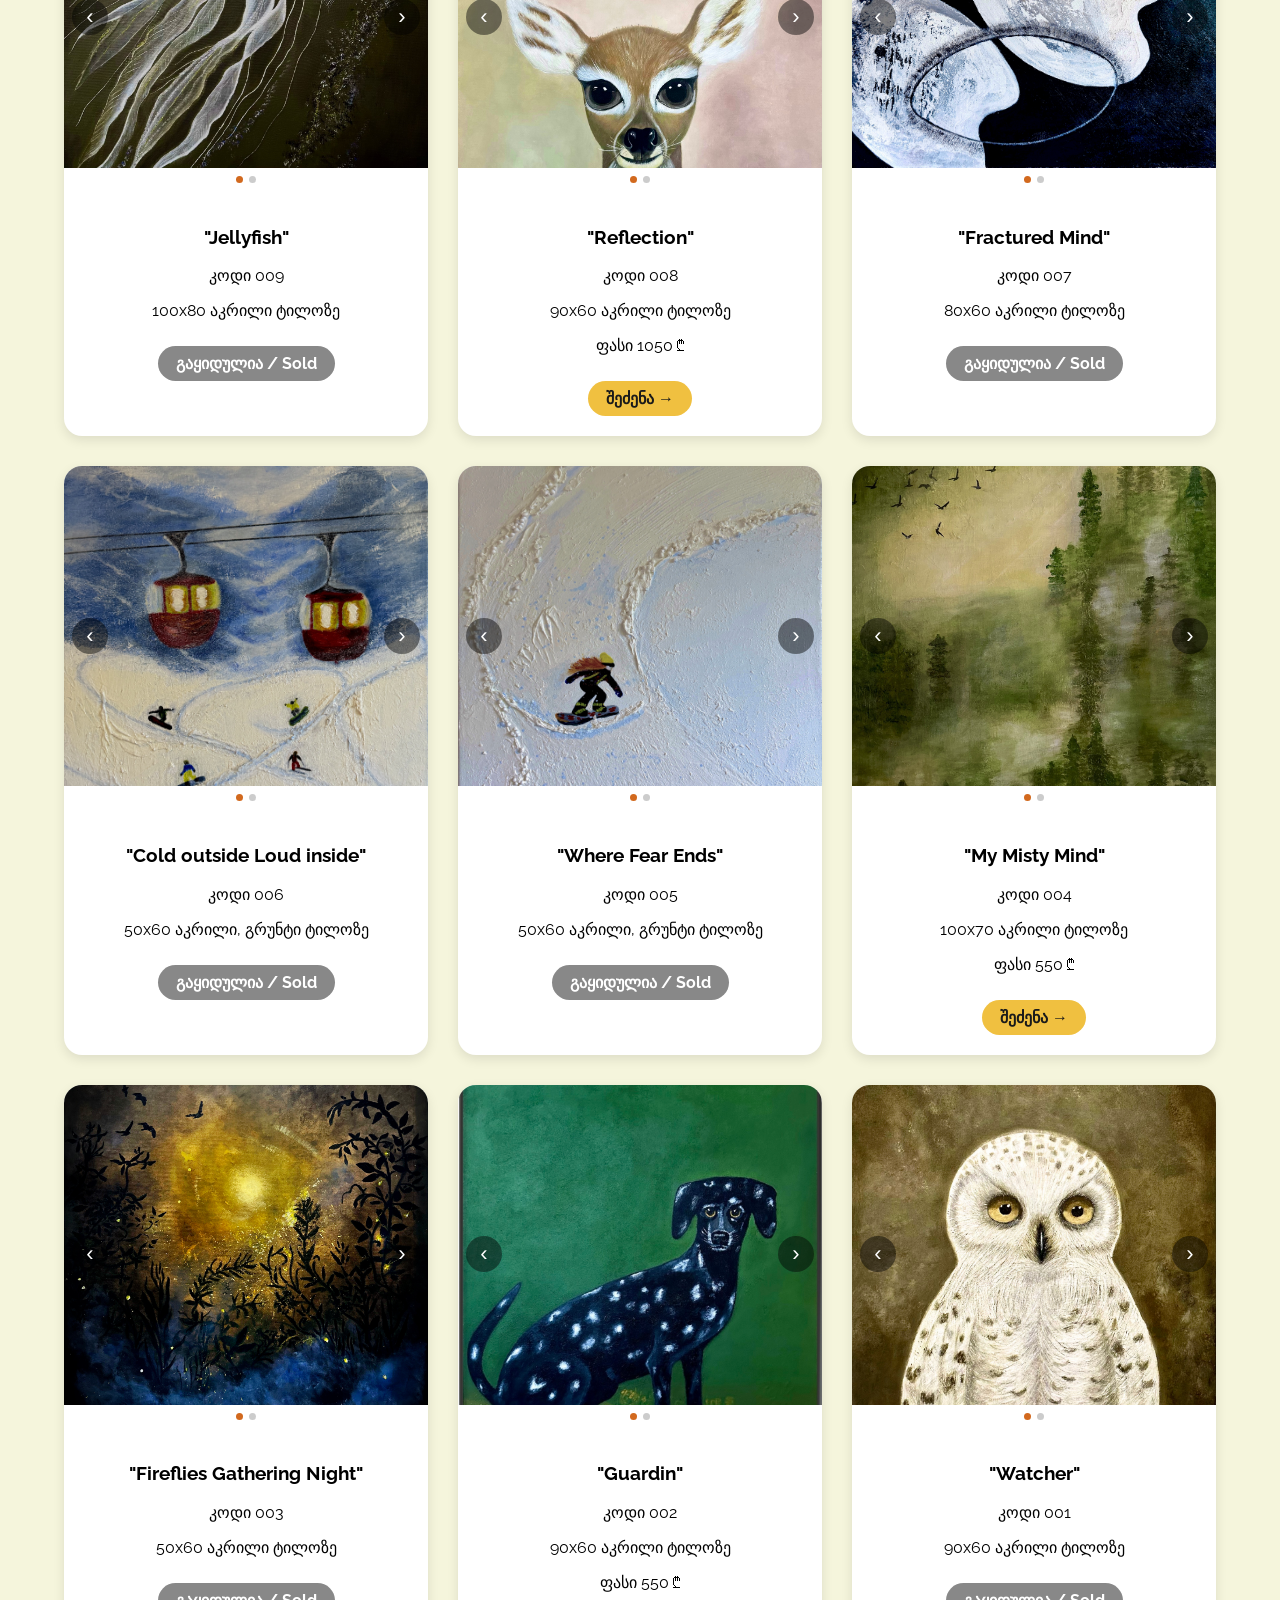
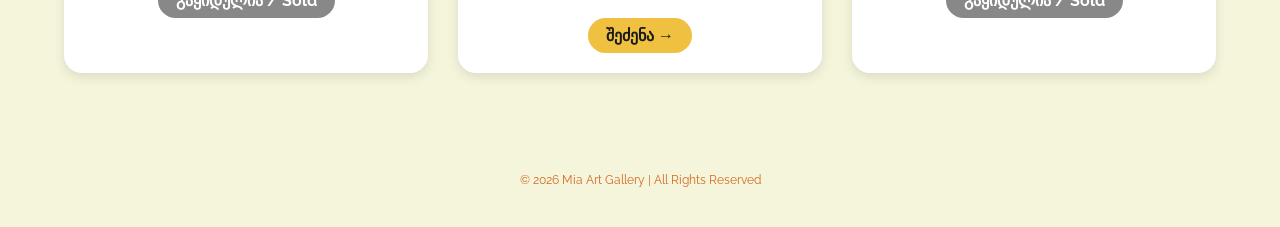
<file: miawork.html>
<!doctype html>
<html lang="ka">
  <head>
    <meta charset="UTF-8" />
    <meta name="viewport" content="width=device-width, initial-scale=1.0" />
    <title>Artworks | Mia Art Gallery</title>

    <link
      href="https://fonts.googleapis.com/css2?family=Dancing+Script:wght@600&family=Raleway:wght@300;400;600&display=swap"
      rel="stylesheet" />

    <style>
      body {
        margin: 0;
        background: #f5f5dc;
        font-family: "Raleway", sans-serif;
      }

      /* ===== NAV ===== */
      nav {
        position: fixed;
        top: 0;
        width: 100%;
        z-index: 200;

        display: flex;
        justify-content: center;
        align-items: center;

        padding: 15px 20px;
        background: rgba(245, 245, 220, 0.92);
        backdrop-filter: blur(10px);
        box-sizing: border-box;
      }

      .nav-links {
        display: flex;
        gap: 18px;
        justify-content: center;
        flex-wrap: wrap;
      }

      .nav-links a {
        text-decoration: none;
        color: #c7950ab0;
        font-size: 18px;
        font-weight: bold;
        transition: 0.3s;
      }

      .nav-links a:hover {
        color: #d2691e;
      }

      /* ===== LANGUAGE TOGGLE ===== */
      .lang-toggle {
        display: flex;
        gap: 4px;

        background: rgba(245, 245, 220, 0.95);
        border: 1.5px solid #c7950a60;
        border-radius: 30px;
        padding: 4px 6px;

        position: fixed;
        top: 15px;
        right: 24px;
        z-index: 300;
      }

      .lang-btn {
        background: none;
        border: none;
        cursor: pointer;

        font-size: 13px;
        font-weight: bold;
        color: #c7950ab0;

        padding: 5px 12px;
        border-radius: 20px;
        transition: 0.25s;
      }

      .lang-btn.active {
        background: #d2691e;
        color: #fff;
      }

      .lang-btn:hover:not(.active) {
        color: #d2691e;
      }

      /* ===== TITLE ===== */
      .gallery-title {
        text-align: center;
        margin-top: 120px;
        font-size: 42px;
        font-family: "Dancing Script", cursive;
        color: #5a3e2b;
      }

      /* ===== GALLERY ===== */
      .gallery {
        width: 90%;
        margin: 40px auto 60px;

        display: grid;
        grid-template-columns: repeat(3, 1fr);
        gap: 30px;
      }

      .art-card {
        background: white;
        border-radius: 18px;
        overflow: hidden;
        box-shadow: 0 4px 12px rgba(0, 0, 0, 0.1);
      }

      .art-card img {
        width: 100%;
        height: 320px;
        object-fit: cover;
        cursor: pointer;
      }

      .art-info {
        padding: 20px;
        text-align: center;
      }

      .order-btn {
        display: inline-block;
        margin-top: 10px;

        background: #f0c040;
        color: #1a1a1a;

        padding: 8px 18px;
        border-radius: 20px;

        font-weight: bold;
        text-decoration: none;
        transition: 0.3s;
      }

      .order-btn:hover {
        background: #d2691e;
        color: #fff;
      }

      .sold-btn {
        display: inline-block;
        margin-top: 10px;
        background: #888;
        color: #fff;
        padding: 8px 18px;
        border-radius: 20px;
        font-weight: bold;
        text-decoration: none;
        cursor: not-allowed;
        pointer-events: none;
      }

      /* ===== LIGHTBOX ===== */
      .lightbox {
        display: none;
        position: fixed;
        inset: 0;
        background: rgba(0, 0, 0, 0.9);
        justify-content: center;
        align-items: center;
        z-index: 999;
      }

      .lightbox.active {
        display: flex;
      }

      .lightbox img {
        max-width: 90%;
        max-height: 90vh;
      }

      .lightbox-close {
        position: absolute;
        top: 20px;
        right: 25px;
        font-size: 40px;
        color: white;
        cursor: pointer;
      }

      /* ===== FOOTER ===== */
      footer {
        text-align: center;
        padding: 40px 20px;
        color: #d2691e;
        font-size: 12px;
      }

      footer br {
        display: none;
      }

      /* ===== SLIDER ===== */
      .slider-wrap {
        position: relative;
        overflow: hidden;
      }

      .slider-track {
        display: flex;
        overflow-x: hidden;
        scroll-snap-type: x mandatory;
      }

      .slider-track img {
        scroll-snap-align: start;
        min-width: 100%;
        height: 320px;
        object-fit: cover;
        cursor: pointer;
        flex-shrink: 0;
      }

      .slider-btn {
        position: absolute;
        top: 50%;
        transform: translateY(-50%);
        background: rgba(0, 0, 0, 0.45);
        color: white;
        border: none;
        font-size: 22px;
        width: 36px;
        height: 36px;
        border-radius: 50%;
        cursor: pointer;
        z-index: 10;
        line-height: 1;
        display: flex;
        align-items: center;
        justify-content: center;
        transition: background 0.2s;
      }

      .slider-btn:hover {
        background: rgba(210, 105, 30, 0.85);
      }

      .slider-btn.prev {
        left: 8px;
      }

      .slider-btn.next {
        right: 8px;
      }

      .slider-dots {
        display: flex;
        justify-content: center;
        gap: 6px;
        padding: 8px 0 4px;
      }

      .slider-dots span {
        width: 7px;
        height: 7px;
        border-radius: 50%;
        background: #ccc;
        cursor: pointer;
        transition: background 0.2s;
      }

      .slider-dots span.active {
        background: #d2691e;
      }

      /* ===== MOBILE ===== */
      @media (max-width: 768px) {
        .gallery {
          grid-template-columns: repeat(2, 1fr);
        }

        nav {
          flex-direction: column;
          gap: 10px;
          padding-bottom: 12px;
        }

        .lang-toggle {
          position: static;
        }

        .gallery-title {
          font-size: 30px;
          margin-top: 160px;
        }

        footer br {
          display: inline;
        }
      }

      @media (max-width: 480px) {
        .gallery {
          grid-template-columns: 1fr;
        }
      }
    </style>
  </head>

  <body>
    <!-- NAV -->
    <nav>
      <div class="nav-links">
        <a href="index.html" data-ka="მთავარი" data-en="Home">მთავარი</a>

        <a href="about.html" data-ka="ჩემს შესახებ" data-en="About">
          ჩემს შესახებ
        </a>

        <a href="contact.html" data-ka="კონტაქტი" data-en="Contact">
          კონტაქტი
        </a>
      </div>

      <div class="lang-toggle">
        <button class="lang-btn" onclick="setLang('ka')">GE</button>
        <button class="lang-btn" onclick="setLang('en')">EN</button>
      </div>
    </nav>

    <!-- TITLE -->
    <h2 class="gallery-title" data-ka="ნამუშევრები" data-en="Artworks">
      ნამუშევრები
    </h2>

    <!-- GALLERY -->
    <div class="gallery">
      <!-- CARD 1 -->
      <div class="art-card">
        <div class="slider-wrap">
          <div class="slider-track">
            <img src="Watcher.jpeg" onclick="openLightbox(this.src)" />
            <img src="Watcher2.jpeg" onclick="openLightbox(this.src)" />
          </div>

          <button class="slider-btn prev" onclick="slide(this, -1)">
            &#8249;
          </button>

          <button class="slider-btn next" onclick="slide(this, 1)">
            &#8250;
          </button>

          <div class="slider-dots">
            <span class="active"></span>
            <span></span>
          </div>
        </div>

        <div class="art-info">
          <h3>"Watcher"</h3>

          <p data-ka="კოდი 001" data-en="Code 001">კოდი 001</p>

          <p
            data-ka="90x60 აკრილი ტილოზე"
            data-en="90x60 Acrylic on canvas"></p>

          <a class="sold-btn" data-ka="გაყიდულია / Sold" data-en="Sold"
            >გაყიდულია / Sold</a
          >
        </div>
      </div>

      <!-- CARD 2 -->
      <div class="art-card">
        <div class="slider-wrap">
          <div class="slider-track">
            <img src="Guardin.jpeg" onclick="openLightbox(this.src)" />
            <img src="Guardin2.jpeg" onclick="openLightbox(this.src)" />
          </div>

          <button class="slider-btn prev" onclick="slide(this, -1)">
            &#8249;
          </button>

          <button class="slider-btn next" onclick="slide(this, 1)">
            &#8250;
          </button>

          <div class="slider-dots">
            <span class="active"></span>
            <span></span>
          </div>
        </div>

        <div class="art-info">
          <h3>"Guardin"</h3>

          <p data-ka="კოდი 002" data-en="Code 002">კოდი 002</p>

          <p
            data-ka="90x60 აკრილი ტილოზე"
            data-en="90x60 Acrylic on canvas"></p>

          <p data-ka="ფასი 550 ₾" data-en="Price: 550 GEL"></p>

          <a
            class="order-btn"
            href="contactt.html?code=002"
            data-ka="შეძენა →"
            data-en="Purchase →"
            >შეძენა →</a
          >
        </div>
      </div>

      <!-- CARD 3 -->
      <div class="art-card">
        <div class="slider-wrap">
          <div class="slider-track">
            <img
              src="Fireflies Gathering Night.jpeg"
              onclick="openLightbox(this.src)" />
            <img
              src="Fireflies Gathering Night2.jpeg"
              onclick="openLightbox(this.src)" />
          </div>

          <button class="slider-btn prev" onclick="slide(this, -1)">
            &#8249;
          </button>

          <button class="slider-btn next" onclick="slide(this, 1)">
            &#8250;
          </button>

          <div class="slider-dots">
            <span class="active"></span>
            <span></span>
          </div>
        </div>

        <div class="art-info">
          <h3>"Fireflies Gathering Night"</h3>

          <p data-ka="კოდი 003" data-en="Code 003">კოდი 003</p>

          <p
            data-ka="50x60 აკრილი ტილოზე"
            data-en="50x60 Acrylic on canvas"></p>

          <a class="sold-btn" data-ka="გაყიდულია / Sold" data-en="Sold"
            >გაყიდულია / Sold</a
          >
        </div>
      </div>

      <!-- CARD 4 -->
      <div class="art-card">
        <div class="slider-wrap">
          <div class="slider-track">
            <img src="My Misty Mind.jpeg" onclick="openLightbox(this.src)" />
            <img src="mymistymind2.jpeg" onclick="openLightbox(this.src)" />
          </div>

          <button class="slider-btn prev" onclick="slide(this, -1)">
            &#8249;
          </button>

          <button class="slider-btn next" onclick="slide(this, 1)">
            &#8250;
          </button>

          <div class="slider-dots">
            <span class="active"></span>
            <span></span>
          </div>
        </div>

        <div class="art-info">
          <h3>"My Misty Mind"</h3>

          <p data-ka="კოდი 004" data-en="Code 004">კოდი 004</p>

          <p
            data-ka="100x70 აკრილი ტილოზე"
            data-en="100x70 Acrylic on canvas"></p>

          <p data-ka="ფასი 550 ₾" data-en="Price: 550 GEL"></p>

          <a
            class="order-btn"
            href="contactt.html?code=004"
            data-ka="შეძენა →"
            data-en="Purchase →"
            >შეძენა →</a
          >
        </div>
      </div>

      <!-- CARD 5 -->
      <div class="art-card">
        <div class="slider-wrap">
          <div class="slider-track">
            <img src="Where Fear Ends.jpeg" onclick="openLightbox(this.src)" />
            <img src="Where Fear Ends2.jpeg" onclick="openLightbox(this.src)" />
          </div>

          <button class="slider-btn prev" onclick="slide(this, -1)">
            &#8249;
          </button>

          <button class="slider-btn next" onclick="slide(this, 1)">
            &#8250;
          </button>

          <div class="slider-dots">
            <span class="active"></span>
            <span></span>
          </div>
        </div>

        <div class="art-info">
          <h3>"Where Fear Ends"</h3>

          <p data-ka="კოდი 005" data-en="Code 005">კოდი 005</p>

          <p
            data-ka="50x60 აკრილი, გრუნტი ტილოზე"
            data-en="50x60 Acrylic Gesso on canvas"></p>

          <a class="sold-btn" data-ka="გაყიდულია / Sold" data-en="Sold"
            >გაყიდულია / Sold</a
          >
        </div>
      </div>

      <!-- CARD 6 -->
      <div class="art-card">
        <div class="slider-wrap">
          <div class="slider-track">
            <img
              src="Cold outside Loud inside.jpeg"
              onclick="openLightbox(this.src)" />
            <img
              src="Cold outside Loud inside2.jpeg"
              onclick="openLightbox(this.src)" />
          </div>

          <button class="slider-btn prev" onclick="slide(this, -1)">
            &#8249;
          </button>

          <button class="slider-btn next" onclick="slide(this, 1)">
            &#8250;
          </button>

          <div class="slider-dots">
            <span class="active"></span>
            <span></span>
          </div>
        </div>

        <div class="art-info">
          <h3>"Cold outside Loud inside"</h3>

          <p data-ka="კოდი 006" data-en="Code 006">კოდი 006</p>

          <p
            data-ka="50x60 აკრილი, გრუნტი ტილოზე"
            data-en="50x60 Acrylic Gesso on canvas"></p>

          <a class="sold-btn" data-ka="გაყიდულია / Sold" data-en="Sold"
            >გაყიდულია / Sold</a
          >
        </div>
      </div>

      <!-- CARD 7 -->
      <div class="art-card">
        <div class="slider-wrap">
          <div class="slider-track">
            <img src="Fractured Mind.jpeg" onclick="openLightbox(this.src)" />
            <img src="Fractured Mind2.jpeg" onclick="openLightbox(this.src)" />
          </div>

          <button class="slider-btn prev" onclick="slide(this, -1)">
            &#8249;
          </button>

          <button class="slider-btn next" onclick="slide(this, 1)">
            &#8250;
          </button>

          <div class="slider-dots">
            <span class="active"></span>
            <span></span>
          </div>
        </div>

        <div class="art-info">
          <h3>"Fractured Mind"</h3>

          <p data-ka="კოდი 007" data-en="Code 007">კოდი 007</p>

          <p
            data-ka="80x60 აკრილი ტილოზე"
            data-en="80x60 Acrylic on canvas"></p>

          <a class="sold-btn" data-ka="გაყიდულია / Sold" data-en="Sold"
            >გაყიდულია / Sold</a
          >
        </div>
      </div>

      <!-- CARD 8 -->
      <div class="art-card">
        <div class="slider-wrap">
          <div class="slider-track">
            <img src="Reflection.jpeg" onclick="openLightbox(this.src)" />
            <img src="Reflection2.jpeg" onclick="openLightbox(this.src)" />
          </div>

          <button class="slider-btn prev" onclick="slide(this, -1)">
            &#8249;
          </button>

          <button class="slider-btn next" onclick="slide(this, 1)">
            &#8250;
          </button>

          <div class="slider-dots">
            <span class="active"></span>
            <span></span>
          </div>
        </div>

        <div class="art-info">
          <h3>"Reflection"</h3>

          <p data-ka="კოდი 008" data-en="Code 008">კოდი 008</p>

          <p
            data-ka="90x60 აკრილი ტილოზე"
            data-en="90x60 Acrylic on canvas"></p>

          <p data-ka="ფასი 1050 ₾" data-en="Price: 1050 GEL"></p>

          <a
            class="order-btn"
            href="contactt.html?code=008"
            data-ka="შეძენა →"
            data-en="Purchase →"
            >შეძენა →</a
          >
        </div>
      </div>

      <!-- CARD 9 -->
      <div class="art-card">
        <div class="slider-wrap">
          <div class="slider-track">
            <img src="Jellyfish.jpeg" onclick="openLightbox(this.src)" />
            <img src="Jellyfish2.jpeg" onclick="openLightbox(this.src)" />
          </div>

          <button class="slider-btn prev" onclick="slide(this, -1)">
            &#8249;
          </button>

          <button class="slider-btn next" onclick="slide(this, 1)">
            &#8250;
          </button>

          <div class="slider-dots">
            <span class="active"></span>
            <span></span>
          </div>
        </div>

        <div class="art-info">
          <h3>"Jellyfish"</h3>

          <p data-ka="კოდი 009" data-en="Code 009">კოდი 009</p>

          <p
            data-ka="100x80 აკრილი ტილოზე"
            data-en="100x80 Acrylic on canvas"></p>

          <a class="sold-btn" data-ka="გაყიდულია / Sold" data-en="Sold"
            >გაყიდულია / Sold</a
          >
        </div>
      </div>

      <!-- CARD 10 -->
      <div class="art-card">
        <div class="slider-wrap">
          <div class="slider-track">
            <img src="Metamorphosis.jpeg" onclick="openLightbox(this.src)" />
            <img src="Metamorphosis2.png" onclick="openLightbox(this.src)" />
            <img src="Metamorphosis3.jpeg" onclick="openLightbox(this.src)" />
          </div>

          <button class="slider-btn prev" onclick="slide(this, -1)">
            &#8249;
          </button>

          <button class="slider-btn next" onclick="slide(this, 1)">
            &#8250;
          </button>

          <div class="slider-dots">
            <span class="active"></span>
            <span></span>
          </div>
        </div>

        <div class="art-info">
          <h3>"Metamorphosis"</h3>

          <p data-ka="კოდი 010" data-en="Code 010">კოდი 010</p>

          <p
            data-ka="100x80 აკრილი ტილოზე"
            data-en="100x80 Acrylic on canvas"></p>

          <p data-ka="ფასი 950 ₾" data-en="Price: 950 GEL"></p>

          <a
            class="order-btn"
            href="contactt.html?code=010"
            data-ka="შეძენა →"
            data-en="Purchase →"
            >შეძენა →</a
          >
        </div>
      </div>

      <!-- CARD 11 -->
      <div class="art-card">
        <div class="slider-wrap">
          <div class="slider-track">
            <img src="Moth.jpeg" onclick="openLightbox(this.src)" />
            <img src="Moth2.jpeg" onclick="openLightbox(this.src)" />
          </div>

          <button class="slider-btn prev" onclick="slide(this, -1)">
            &#8249;
          </button>

          <button class="slider-btn next" onclick="slide(this, 1)">
            &#8250;
          </button>

          <div class="slider-dots">
            <span class="active"></span>
            <span></span>
          </div>
        </div>

        <div class="art-info">
          <h3>"Moth"</h3>

          <p data-ka="კოდი 011" data-en="Code 011">კოდი 011</p>

          <p
            data-ka="100x80 აკრილი ტილოზე"
            data-en="100x80 Acrylic on canvas"></p>

          <p data-ka="ფასი 950 ₾" data-en="Price: 950 GEL"></p>

          <a
            class="order-btn"
            href="contactt.html?code=011"
            data-ka="შეძენა →"
            data-en="Purchase →"
            >შეძენა →</a
          >
        </div>
      </div>
      <!-- CARD 12 -->
      <div class="art-card">
        <div class="slider-wrap">
          <div class="slider-track">
            <img src="The way up.jpeg" onclick="openLightbox(this.src)" />
            <img src="The way up2.jpeg" onclick="openLightbox(this.src)" />
          </div>

          <button class="slider-btn prev" onclick="slide(this, -1)">
            &#8249;
          </button>

          <button class="slider-btn next" onclick="slide(this, 1)">
            &#8250;
          </button>

          <div class="slider-dots">
            <span class="active"></span>
            <span></span>
          </div>
        </div>

        <div class="art-info">
          <h3>"The Way Up"</h3>

          <p data-ka="კოდი 012" data-en="Code 012">კოდი 012</p>

          <p
            data-ka="90x60 აკრილი ტილოზე"
            data-en="90x60 Acrylic on canvas"></p>

          <a class="sold-btn" data-ka="გაყიდულია / Sold" data-en="Sold"
            >გაყიდულია / Sold</a
          >
        </div>
      </div>
      <!-- CARD 13 -->
      <div class="art-card">
        <div class="slider-wrap">
          <div class="slider-track">
            <img src="Floating.jpeg" onclick="openLightbox(this.src)" />
            <img src="Floating2.jpeg" onclick="openLightbox(this.src)" />
          </div>

          <button class="slider-btn prev" onclick="slide(this, -1)">
            &#8249;
          </button>

          <button class="slider-btn next" onclick="slide(this, 1)">
            &#8250;
          </button>

          <div class="slider-dots">
            <span class="active"></span>
            <span></span>
          </div>
        </div>

        <div class="art-info">
          <h3>"Floating"</h3>

          <p data-ka="კოდი 013" data-en="Code 013">კოდი 013</p>

          <p
            data-ka="100x80 აკრილი ტილოზე"
            data-en="100x80 Acrylic on canvas"></p>

          <a class="sold-btn" data-ka="გაყიდულია / Sold" data-en="Sold"
            >გაყიდულია / Sold</a
          >
        </div>
      </div>
      <!-- CARD 14 -->
      <div class="art-card">
        <div class="slider-wrap">
          <div class="slider-track">
            <img src="thewaywithin.jpeg" onclick="openLightbox(this.src)" />
            <img src="thewaywithin1.jpeg" onclick="openLightbox(this.src)" />
            <img src="thewaywithin2.jpeg" onclick="openLightbox(this.src)" />
            <img src="thewaywithin3.jpeg" onclick="openLightbox(this.src)" />
          </div>

          <button class="slider-btn prev" onclick="slide(this, -1)">
            &#8249;
          </button>

          <button class="slider-btn next" onclick="slide(this, 1)">
            &#8250;
          </button>

          <div class="slider-dots">
            <span class="active"></span>
            <span></span>
          </div>
        </div>

        <div class="art-info">
          <h3>"The Way Within"</h3>

          <p data-ka="კოდი 014" data-en="Code 014">კოდი 014</p>

          <p
            data-ka="100x80 აკრილი ტილოზე"
            data-en="100x80 Acrylic on canvas"></p>
          <p data-ka="ფასი 950 ₾" data-en="Price: 950 GEL"></p>

          <a
            class="order-btn"
            href="contactt.html?code=014"
            data-ka="შეძენა →"
            data-en="Purchase →"
            >შეძენა →</a
          >
        </div>
      </div>
      <!-- CARD 15 -->
      <div class="art-card">
        <div class="slider-wrap">
          <div class="slider-track">
            <img src="bunny.jpeg" onclick="openLightbox(this.src)" />
            <img src="bunny1.jpeg" onclick="openLightbox(this.src)" />
            <img src="bunny2.jpeg" onclick="openLightbox(this.src)" />
          </div>

          <button class="slider-btn prev" onclick="slide(this, -1)">
            &#8249;
          </button>

          <button class="slider-btn next" onclick="slide(this, 1)">
            &#8250;
          </button>

          <div class="slider-dots">
            <span class="active"></span>
            <span></span>
          </div>
        </div>

        <div class="art-info">
          <h3>"Alter Ego"</h3>

          <p data-ka="კოდი 015" data-en="Code 015">კოდი 015</p>

          <p
            data-ka="90x60 აკრილი ტილოზე"
            data-en="90x60 Acrylic on canvas"></p>
          <p data-ka="ფასი 1050 ₾" data-en="Price: 1050 GEL"></p>

          <a
            class="order-btn"
            href="contactt.html?code=015"
            data-ka="შეძენა →"
            data-en="Purchase →"
            >შეძენა →</a
          >
        </div>
      </div>
    </div>

    <!-- LIGHTBOX -->
    <div class="lightbox" id="lightbox">
      <span class="lightbox-close" onclick="closeLightbox()">×</span>
      <img id="lightbox-img" />
    </div>

    <!-- FOOTER -->
    <footer>© 2026 Mia Art Gallery | All Rights Reserved</footer>

    <script>
      const urlLang = new URLSearchParams(window.location.search).get("lang");
      let currentLang = urlLang || localStorage.getItem("lang") || "ka";

      function updateLinks(lang) {
        document.querySelectorAll("a").forEach((a) => {
          try {
            const url = new URL(a.href, location.href);
            url.searchParams.set("lang", lang);
            a.href = url.toString();
          } catch (e) {}
        });
      }

      function setLang(lang) {
        currentLang = lang;
        localStorage.setItem("lang", lang);
        document.documentElement.lang = lang;

        const url = new URL(window.location.href);
        url.searchParams.set("lang", lang);
        window.history.replaceState({}, "", url);

        document.querySelectorAll(".lang-btn").forEach((btn) => {
          btn.classList.toggle(
            "active",
            btn.getAttribute("onclick").includes("'" + lang + "'"),
          );
        });

        document.querySelectorAll("[data-ka]").forEach((el) => {
          const text = el.getAttribute("data-" + lang);
          if (text) el.textContent = text;
        });

        updateLinks(lang);
      }

      setLang(currentLang);

      function openLightbox(src) {
        document.getElementById("lightbox-img").src = src;
        document.getElementById("lightbox").classList.add("active");
      }

      function closeLightbox() {
        document.getElementById("lightbox").classList.remove("active");
      }

      document.getElementById("lightbox").onclick = (e) => {
        if (e.target === e.currentTarget) closeLightbox();
      };

      function slide(btn, dir) {
        const wrap = btn.closest(".slider-wrap");
        const track = wrap.querySelector(".slider-track");
        const imgs = track.querySelectorAll("img");
        const dots = wrap.querySelectorAll(".slider-dots span");
        const total = imgs.length;
        const w = wrap.offsetWidth;

        let cur = Math.round(track.scrollLeft / w);
        cur = (cur + dir + total) % total;

        track.scrollTo({
          left: cur * w,
          behavior: "smooth",
        });

        dots.forEach((d, i) => {
          d.classList.toggle("active", i === cur);
        });
      }

      document.querySelectorAll(".slider-dots span").forEach((dot, i) => {
        dot.addEventListener("click", function () {
          const wrap = this.closest(".slider-wrap");
          const track = wrap.querySelector(".slider-track");
          const dots = wrap.querySelectorAll(".slider-dots span");
          const w = wrap.offsetWidth;

          track.scrollTo({
            left: i * w,
            behavior: "smooth",
          });

          dots.forEach((d, j) => {
            d.classList.toggle("active", j === i);
          });
        });
      });
      const gallery = document.querySelector(".gallery");
      const cards = [...gallery.querySelectorAll(".art-card")];

      cards
        .sort((a, b) => {
          const codeA = parseInt(
            a
              .querySelector('[data-ka^="კოდი"]')
              .getAttribute("data-ka")
              .replace("კოდი ", ""),
          );

          const codeB = parseInt(
            b
              .querySelector('[data-ka^="კოდი"]')
              .getAttribute("data-ka")
              .replace("კოდი ", ""),
          );

          return codeB - codeA;
        })
        .forEach((card) => gallery.appendChild(card));
    </script>
  </body>
</html>
</file>
